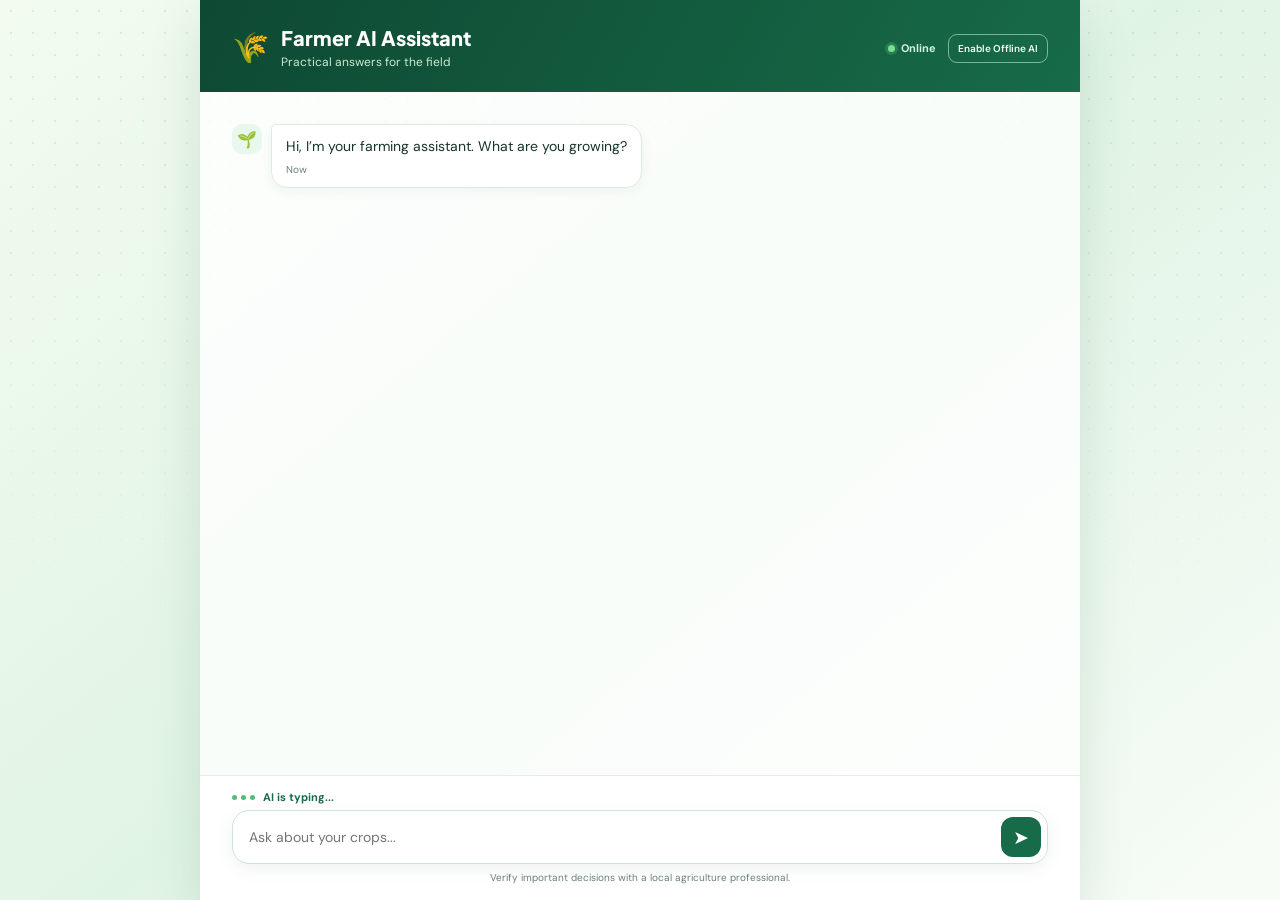
<file: index.html>
<!doctype html>
<html lang="en">
  <head>
    <meta charset="UTF-8">
    <meta name="viewport" content="width=device-width, initial-scale=1, viewport-fit=cover">
    <meta name="theme-color" content="#176b48">
    <meta name="description" content="A farming assistant for questions about crops, diseases, soil, weather, and fertilizers.">
    <title>Farmer AI Assistant</title>
    <link rel="stylesheet" href="style.css">
  </head>
  <body>
    <main class="assistant-shell" aria-label="Farmer AI Assistant">
      <header class="app-header">
        <div class="brand-mark" aria-hidden="true">🌾</div>
        <div><h1>Farmer AI Assistant</h1><p>Practical answers for the field</p></div>
        <span class="online-status" id="onlineStatus" aria-label="Online"><span class="status-dot" aria-hidden="true"></span><span class="status-label">Online</span></span>
        <button class="offline-ai-button" id="offlineAI" type="button">Enable Offline AI</button>
      </header>
      <section class="chat-panel" aria-label="Conversation">
        <div class="messages" id="messages" aria-live="polite" aria-relevant="additions">
          <article class="message message--assistant message--welcome"><div class="avatar" aria-hidden="true">🌱</div><div class="bubble"><p>Hi, I’m your farming assistant. What are you growing?</p><time>Now</time></div></article>
        </div>
        <div class="composer-wrap">
          <div class="typing-indicator" id="typingIndicator" role="status" aria-label="AI is typing" hidden><span></span><span></span><span></span><span class="typing-text">AI is typing...</span></div>
          <form class="composer" id="chatForm"><label class="sr-only" for="questionInput">Your farming question</label><input id="questionInput" name="question" type="text" autocomplete="off" maxlength="2000" placeholder="Ask about your crops..." required><button class="send-button" type="submit" aria-label="Send question" title="Send question">➤</button></form>
          <p class="composer-note">Verify important decisions with a local agriculture professional.</p>
        </div>
      </section>
    </main>
    <div class="modal-backdrop" id="offlineModal" hidden><section class="offline-modal" role="dialog" aria-modal="true" aria-labelledby="offlineTitle"><button class="modal-close" id="offlineCancel" type="button" aria-label="Close">×</button><div class="modal-icon" aria-hidden="true">📦</div><h2 id="offlineTitle">Enable Offline AI?</h2><p id="offlineMessage">Prepare offline AI?</p><div class="modal-actions"><button class="modal-secondary" id="offlineDismiss" type="button">Cancel</button><button class="modal-primary" id="offlineConfirm" type="button">Enable Offline AI</button></div></section></div>
    <script src="app.js" defer></script>
  </body>
</html>
</file>
<file: style.css>
@import url('https://fonts.googleapis.com/css2?family=DM+Sans:wght@400;500;600;700&family=Plus+Jakarta+Sans:wght@600;700;800&display=swap');
:root{--forest:#176b48;--forest-dark:#0e4933;--leaf:#53bd78;--mint:#e9f8ed;--ink:#17352a;--muted:#6b8177;--line:#dcece0;--white:#fff;--shadow:0 20px 50px rgba(18,79,49,.13)}
*{box-sizing:border-box}body{margin:0;min-width:280px;min-height:100vh;color:var(--ink);font-family:'DM Sans',sans-serif;background:linear-gradient(140deg,#f3fbf1,#e0f4e5 50%,#f8fcf7)}
body:before{position:fixed;inset:0;z-index:-1;content:'';opacity:.42;background-image:radial-gradient(#a9d9b2 1px,transparent 1px);background-size:22px 22px;mask-image:linear-gradient(to bottom,#000,transparent 72%)}
.assistant-shell{display:flex;flex-direction:column;width:min(100%,880px);min-height:100vh;margin:auto;background:rgba(255,255,255,.78);box-shadow:var(--shadow)}.app-header{display:flex;align-items:center;gap:12px;padding:max(20px,env(safe-area-inset-top)) 20px 18px;color:var(--white);background:linear-gradient(120deg,var(--forest-dark),var(--forest))}.brand-mark{font-size:30px;line-height:1}h1{margin:0;font:800 20px/1.2 'Plus Jakarta Sans',sans-serif}.app-header p{margin:4px 0 0;color:#c8ebd1;font-size:12px}.online-status{display:inline-flex;align-items:center;gap:6px;margin-left:auto;color:#d4f5dc;font-size:11px;font-weight:700}.status-dot{width:7px;height:7px;border-radius:50%;background:#77df92;box-shadow:0 0 0 3px rgba(119,223,146,.2)}.is-offline .status-dot{background:#ffd16b}.offline-ai-button{padding:7px 9px;border:1px solid rgba(212,245,220,.55);border-radius:9px;color:#edfff0;background:transparent;cursor:pointer;font:600 10px 'DM Sans',sans-serif;white-space:nowrap}.offline-ai-button:hover,.offline-ai-button.is-enabled{background:rgba(255,255,255,.12);border-color:#77df92;color:#baf4c8}
.chat-panel{display:flex;flex:1;flex-direction:column;min-height:0}.messages{flex:1;overflow-y:auto;padding:24px 16px 12px;scroll-behavior:smooth}.message{display:flex;gap:9px;max-width:88%;margin:0 0 18px;animation:message-in .24s ease-out both}.message--user{flex-direction:row-reverse;margin-left:auto}.avatar{display:grid;flex:0 0 30px;place-items:center;width:30px;height:30px;border-radius:10px;background:var(--mint);font-size:16px}.message--user .avatar{background:#d6f0dd}.bubble{padding:11px 14px;border:1px solid var(--line);border-radius:5px 16px 16px 16px;background:var(--white);box-shadow:0 4px 12px rgba(22,80,48,.05)}.message--user .bubble{border-color:var(--forest);border-radius:16px 5px 16px 16px;color:var(--white);background:var(--forest)}.bubble p{margin:0;white-space:pre-wrap;font-size:14px;line-height:1.55}.bubble time{display:block;margin-top:5px;color:var(--muted);font-size:10px}.message--user time{color:#c4e7ce}.composer-wrap{padding:8px 16px max(16px,env(safe-area-inset-bottom));border-top:1px solid rgba(220,236,224,.8);background:rgba(255,255,255,.9)}.typing-indicator{display:flex;align-items:center;gap:4px;height:26px;color:var(--forest);font-size:11px;font-weight:700}.typing-indicator span:not(.typing-text){width:5px;height:5px;border-radius:50%;background:var(--leaf);animation:bounce 1s infinite}.typing-text{margin-left:4px}.composer{display:flex;gap:8px;padding:6px;border:1px solid #cfe5d4;border-radius:17px;background:var(--white);box-shadow:0 5px 18px rgba(25,92,54,.07)}.composer input{min-width:0;flex:1;border:0;outline:0;padding:9px 10px;color:var(--ink);font:inherit;font-size:14px;background:transparent}.send-button{display:grid;flex:0 0 40px;place-items:center;width:40px;height:40px;border:0;border-radius:12px;color:#fff;background:var(--forest);cursor:pointer;font-size:19px}.send-button:disabled{opacity:.55;cursor:wait}.composer-note{margin:7px 4px 0;color:var(--muted);font-size:10px;text-align:center}.sr-only{position:absolute;width:1px;height:1px;padding:0;overflow:hidden;clip:rect(0,0,0,0);white-space:nowrap;border:0}.modal-backdrop{position:fixed;inset:0;z-index:10;display:grid;place-items:center;padding:20px;background:rgba(10,47,30,.42)}.modal-backdrop[hidden]{display:none}.offline-modal{position:relative;width:min(100%,340px);padding:26px 22px 22px;border:1px solid var(--line);border-radius:18px;background:#fff;box-shadow:0 22px 60px rgba(10,55,32,.25);text-align:center}.modal-close{position:absolute;top:9px;right:12px;border:0;color:var(--muted);background:transparent;cursor:pointer;font-size:25px}.modal-icon{font-size:30px}.offline-modal h2{margin:8px 0 6px;font:800 18px/1.2 'Plus Jakarta Sans',sans-serif}.offline-modal p{margin:0;color:var(--muted);font-size:13px}.modal-actions{display:flex;gap:8px;margin-top:20px}.modal-actions button{flex:1;padding:10px;border-radius:10px;cursor:pointer;font:700 12px 'DM Sans',sans-serif}.modal-secondary{border:1px solid var(--line);color:var(--ink);background:var(--mint)}.modal-primary{border:1px solid var(--forest);color:#fff;background:var(--forest)}
@media(max-width:460px){.app-header{flex-wrap:wrap}.offline-ai-button{margin-left:42px}.online-status{margin-left:auto}}@media(min-width:640px){.app-header{padding:26px 32px 22px}.messages{padding:32px 32px 16px}.composer-wrap{padding-right:32px;padding-left:32px}.message{max-width:74%}}@keyframes message-in{from{opacity:0;transform:translateY(7px)}to{opacity:1;transform:translateY(0)}}@keyframes bounce{0%,60%,100%{transform:translateY(0)}30%{transform:translateY(-4px)}}@media(prefers-reduced-motion:reduce){*,*::before,*::after{scroll-behavior:auto!important;animation-duration:.01ms!important}}
</file>
